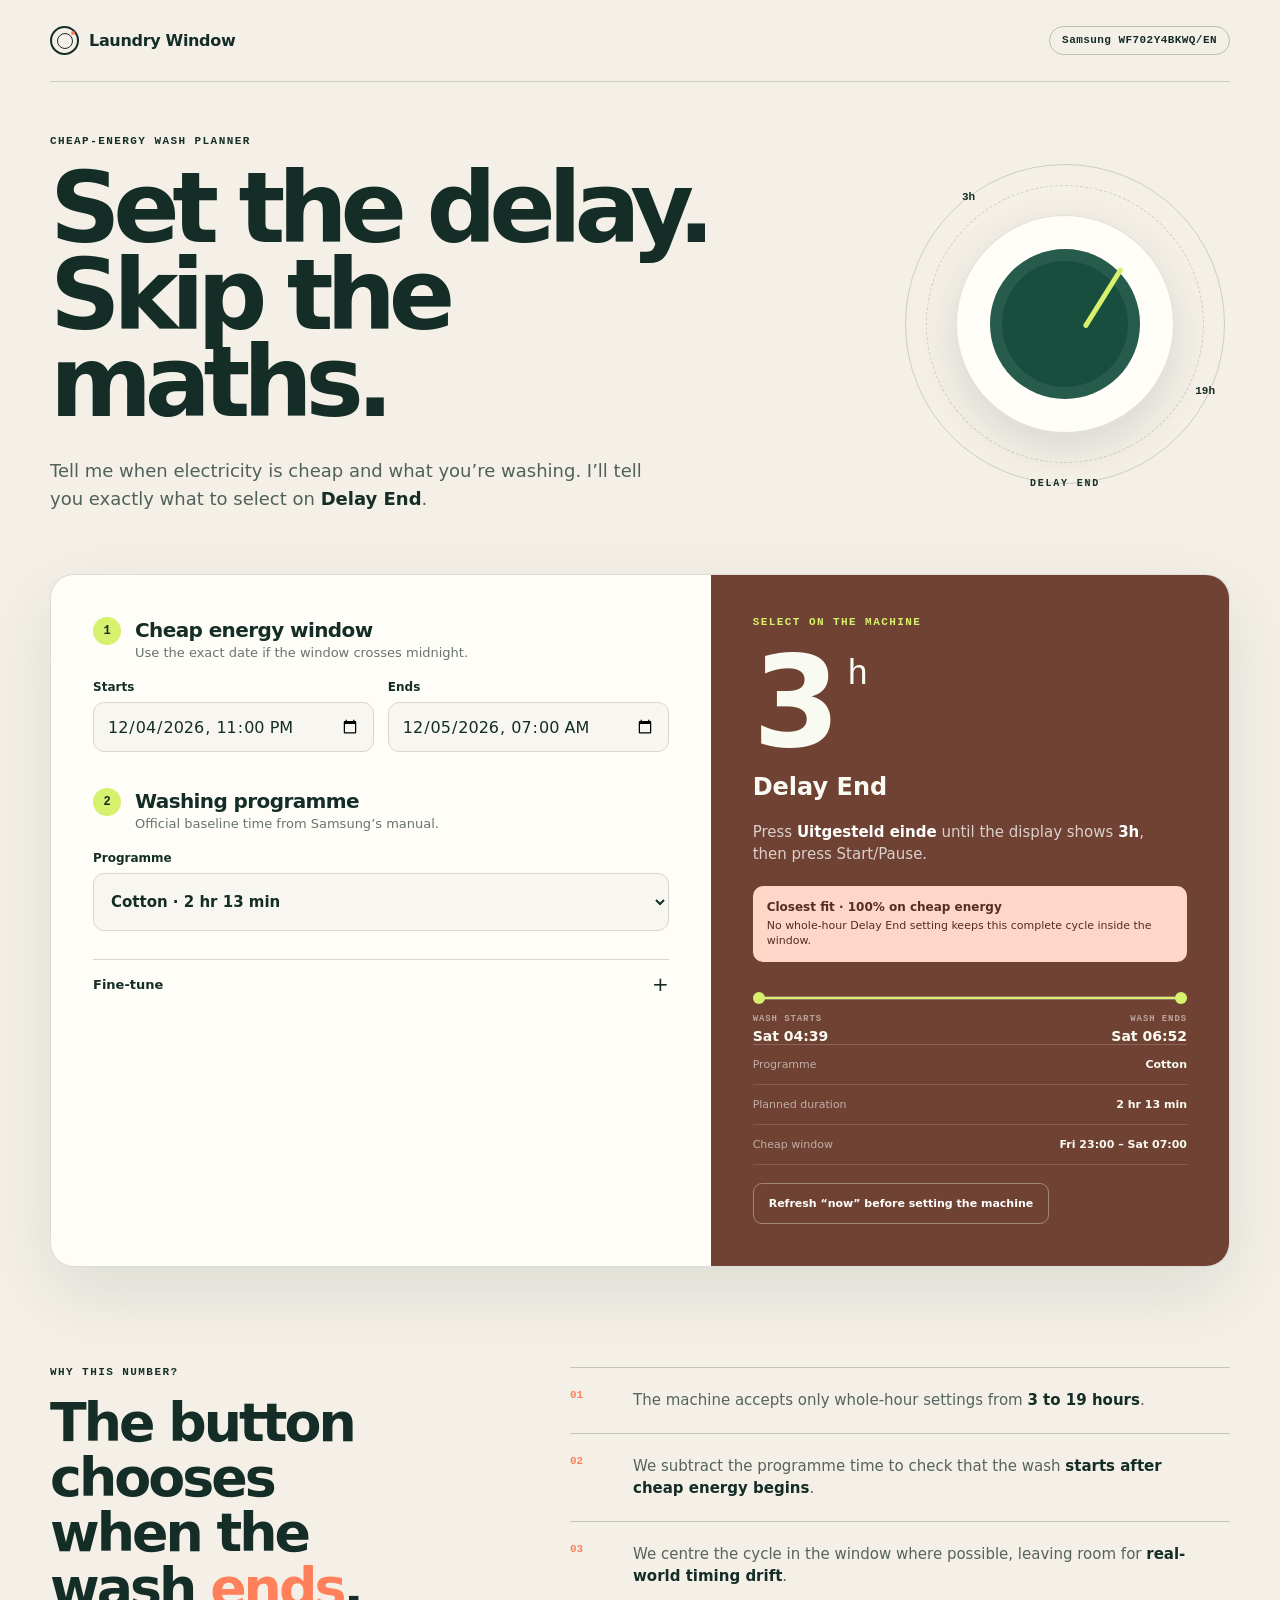
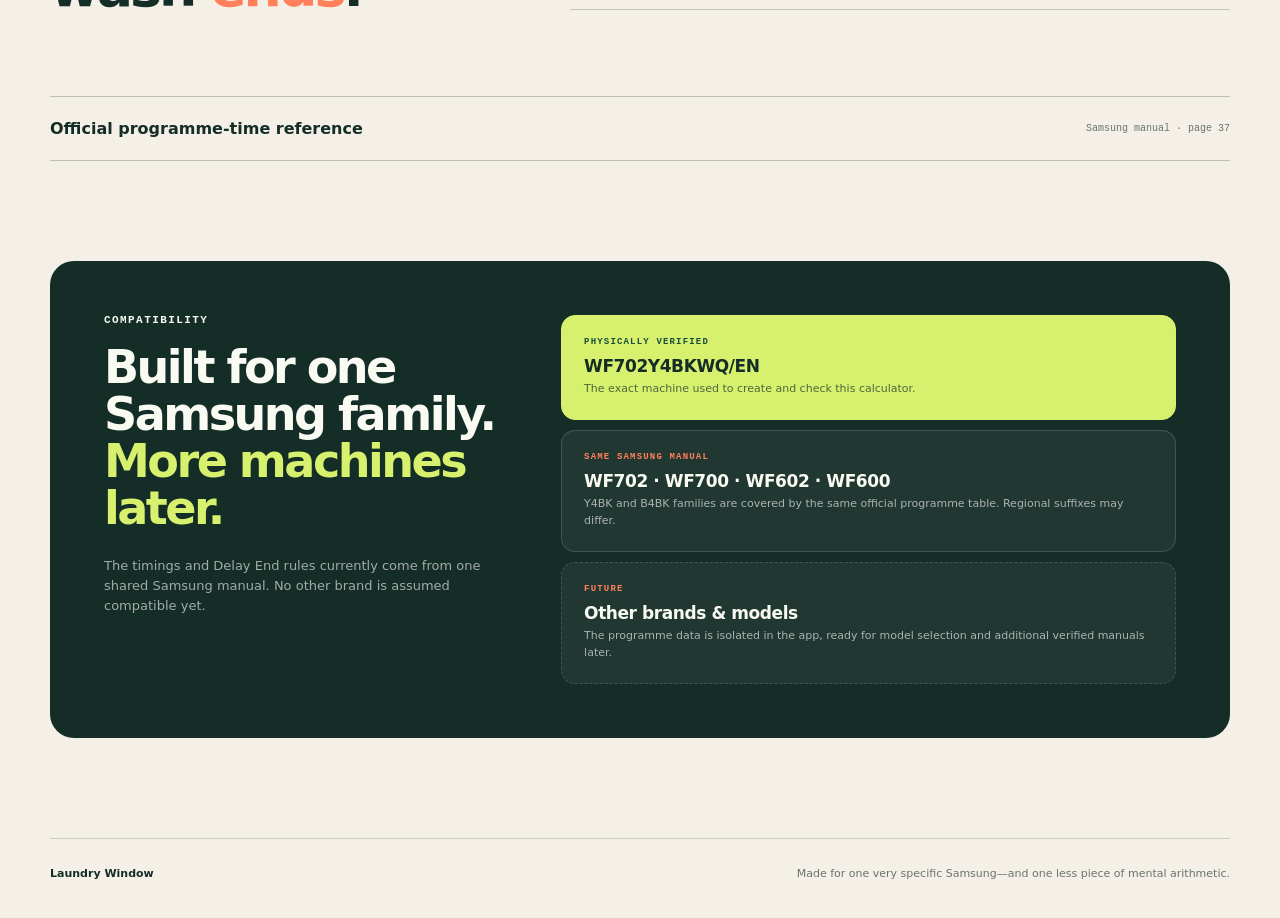
<file: index.html>
<!doctype html>
<html lang="en">
<head>
  <meta charset="utf-8">
  <meta name="viewport" content="width=device-width, initial-scale=1">
  <meta name="description" content="Calculate the Delay End setting for a Samsung WF702Y4BKWQ/EN washing machine.">
  <meta name="theme-color" content="#174e3e">
  <title>Laundry Window · Samsung Delay End calculator</title>
  <link rel="stylesheet" href="styles.css">
  <script src="app.js" defer></script>
</head>
<body>
  <main>
    <header class="site-header">
      <a class="brand" href="#top" aria-label="Laundry Window home">
        <span class="brand-mark" aria-hidden="true"><i></i></span>
        Laundry Window
      </a>
      <span class="model-chip">Samsung WF702Y4BKWQ/EN</span>
    </header>

    <section class="hero" id="top">
      <div class="hero-copy">
        <p class="eyebrow">CHEAP-ENERGY WASH PLANNER</p>
        <h1>Set the delay.<br>Skip the maths.</h1>
        <p class="intro">Tell me when electricity is cheap and what you’re washing. I’ll tell you exactly what to select on <strong>Delay End</strong>.</p>
      </div>
      <div class="dial-art" aria-hidden="true">
        <span class="dial-label dial-label-top">3h</span>
        <span class="dial-label dial-label-right">19h</span>
        <div class="dial-ring"><span></span></div>
        <small>DELAY END</small>
      </div>
    </section>

    <section class="planner" aria-label="Delay End calculator">
      <form class="input-panel" id="planner-form">
        <div class="step-heading">
          <span>1</span>
          <div><h2>Cheap energy window</h2><p>Use the exact date if the window crosses midnight.</p></div>
        </div>
        <div class="field-grid">
          <label><span>Starts</span><input id="cheap-start" type="datetime-local" required></label>
          <label><span>Ends</span><input id="cheap-end" type="datetime-local" required></label>
        </div>

        <div class="step-heading programme-heading">
          <span>2</span>
          <div><h2>Washing programme</h2><p>Official baseline time from Samsung’s manual.</p></div>
        </div>
        <label class="programme-select"><span>Programme</span><select id="programme"></select></label>

        <button class="advanced-toggle" id="advanced-toggle" type="button" aria-expanded="false">Fine-tune <span aria-hidden="true">+</span></button>
        <div class="advanced-panel" id="advanced-panel" hidden>
          <div class="advanced-title"><h3>Make it match your machine</h3><p>Optional—defaults already work.</p></div>
          <label>
            <span>Setting the machine at</span>
            <div class="input-with-button"><input id="planning-time" type="datetime-local"><button id="use-now" type="button">Now</button></div>
          </label>
          <div class="field-grid compact">
            <label>
              <span>Your measured programme time</span>
              <div class="suffix-input"><input id="measured-time" type="number" min="1" max="600"><em>min</em></div>
              <small id="measured-note">Saved on this device.</small>
            </label>
            <label>
              <span>Edge safety margin</span>
              <select id="safety-margin"><option value="0">No margin</option><option value="10">10 minutes</option><option value="15" selected>15 minutes</option><option value="30">30 minutes</option></select>
            </label>
          </div>
          <label class="check-row">
            <input id="prewash" type="checkbox">
            <span><strong>Add prewash</strong><small>Samsung says this adds about 18 minutes.</small></span>
          </label>
        </div>
      </form>

      <aside class="result-panel" id="result" aria-live="polite">
        <p class="result-kicker">SELECT ON THE MACHINE</p>
        <div id="result-content">
          <div class="empty-result"><div class="empty-dial" aria-hidden="true">—</div><h2>Ready when you are</h2><p>Choose a valid window to see the Delay End setting.</p></div>
        </div>
      </aside>
    </section>

    <section class="how-it-works">
      <div><p class="eyebrow">WHY THIS NUMBER?</p><h2>The button chooses when the wash <em>ends</em>.</h2></div>
      <ol>
        <li><span>01</span><p>The machine accepts only whole-hour settings from <strong>3 to 19 hours</strong>.</p></li>
        <li><span>02</span><p>We subtract the programme time to check that the wash <strong>starts after cheap energy begins</strong>.</p></li>
        <li><span>03</span><p>We centre the cycle in the window where possible, leaving room for <strong>real-world timing drift</strong>.</p></li>
      </ol>
    </section>

    <details class="programme-reference">
      <summary><span>Official programme-time reference</span><small>Samsung manual · page 37</small></summary>
      <div class="reference-grid" id="reference-grid"></div>
      <p>Quick wash can be selected at 15, 20, 30, 40, 50 or 60 minutes. Actual times can vary with water pressure and temperature, load, fabric and selected options. Intensive wash extends every cycle; use the measured-time field when you use it. <a class="source-link" href="https://www.samsung.com/nl/support/model.WF702Y4BKWQ_EN/" rel="noreferrer">Official Samsung support page</a>.</p>
    </details>

    <section class="compatibility-section" aria-labelledby="compatibility-heading">
      <div class="compatibility-intro">
        <p class="eyebrow">COMPATIBILITY</p>
        <h2 id="compatibility-heading">Built for one Samsung family.<br><em>More machines later.</em></h2>
        <p>The timings and Delay End rules currently come from one shared Samsung manual. No other brand is assumed compatible yet.</p>
      </div>
      <div class="compatibility-cards">
        <article class="compat-card verified-card">
          <span class="compat-status">PHYSICALLY VERIFIED</span>
          <h3>WF702Y4BKWQ/EN</h3>
          <p>The exact machine used to create and check this calculator.</p>
        </article>
        <article class="compat-card">
          <span class="compat-status">SAME SAMSUNG MANUAL</span>
          <h3>WF702 · WF700 · WF602 · WF600</h3>
          <p>Y4BK and B4BK families are covered by the same official programme table. Regional suffixes may differ.</p>
        </article>
        <article class="compat-card future-card">
          <span class="compat-status">FUTURE</span>
          <h3>Other brands &amp; models</h3>
          <p>The programme data is isolated in the app, ready for model selection and additional verified manuals later.</p>
        </article>
      </div>
    </section>

    <footer><span>Laundry Window</span><p>Made for one very specific Samsung—and one less piece of mental arithmetic.</p></footer>
  </main>
</body>
</html>
</file>
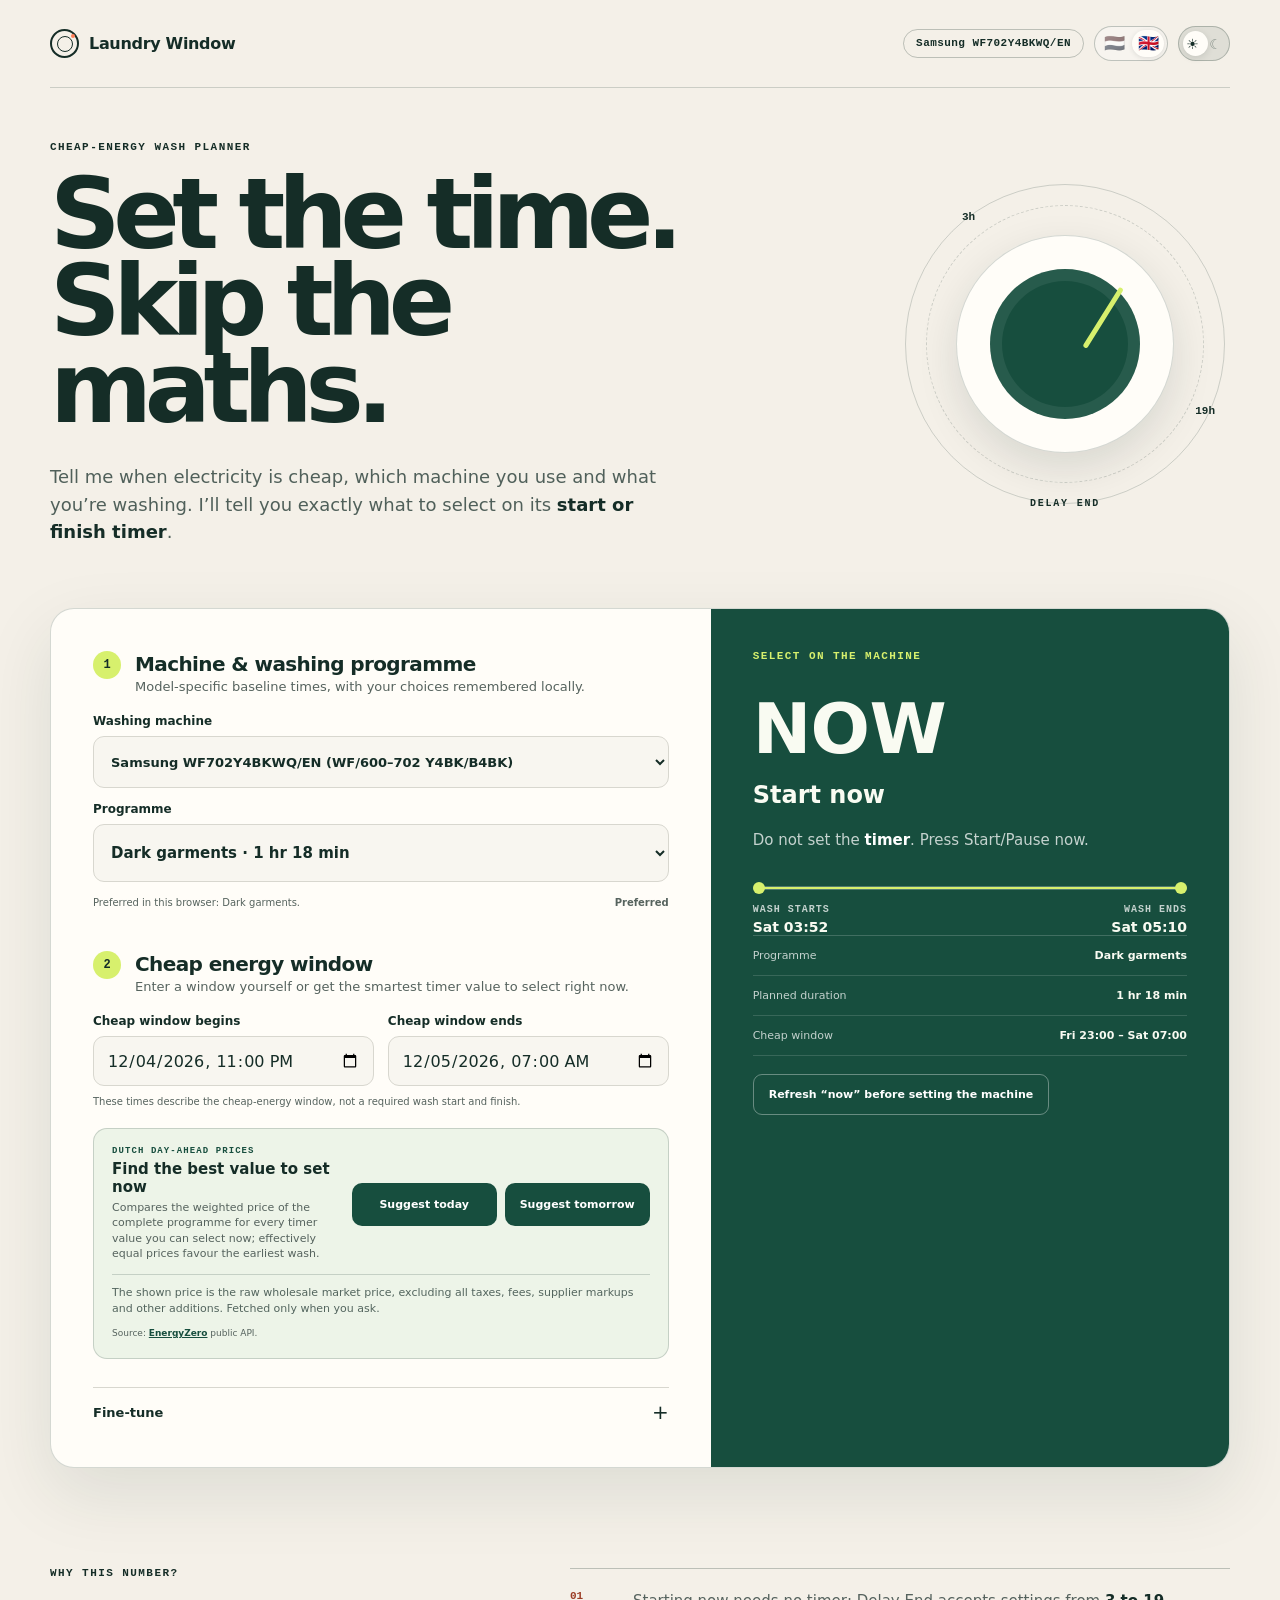
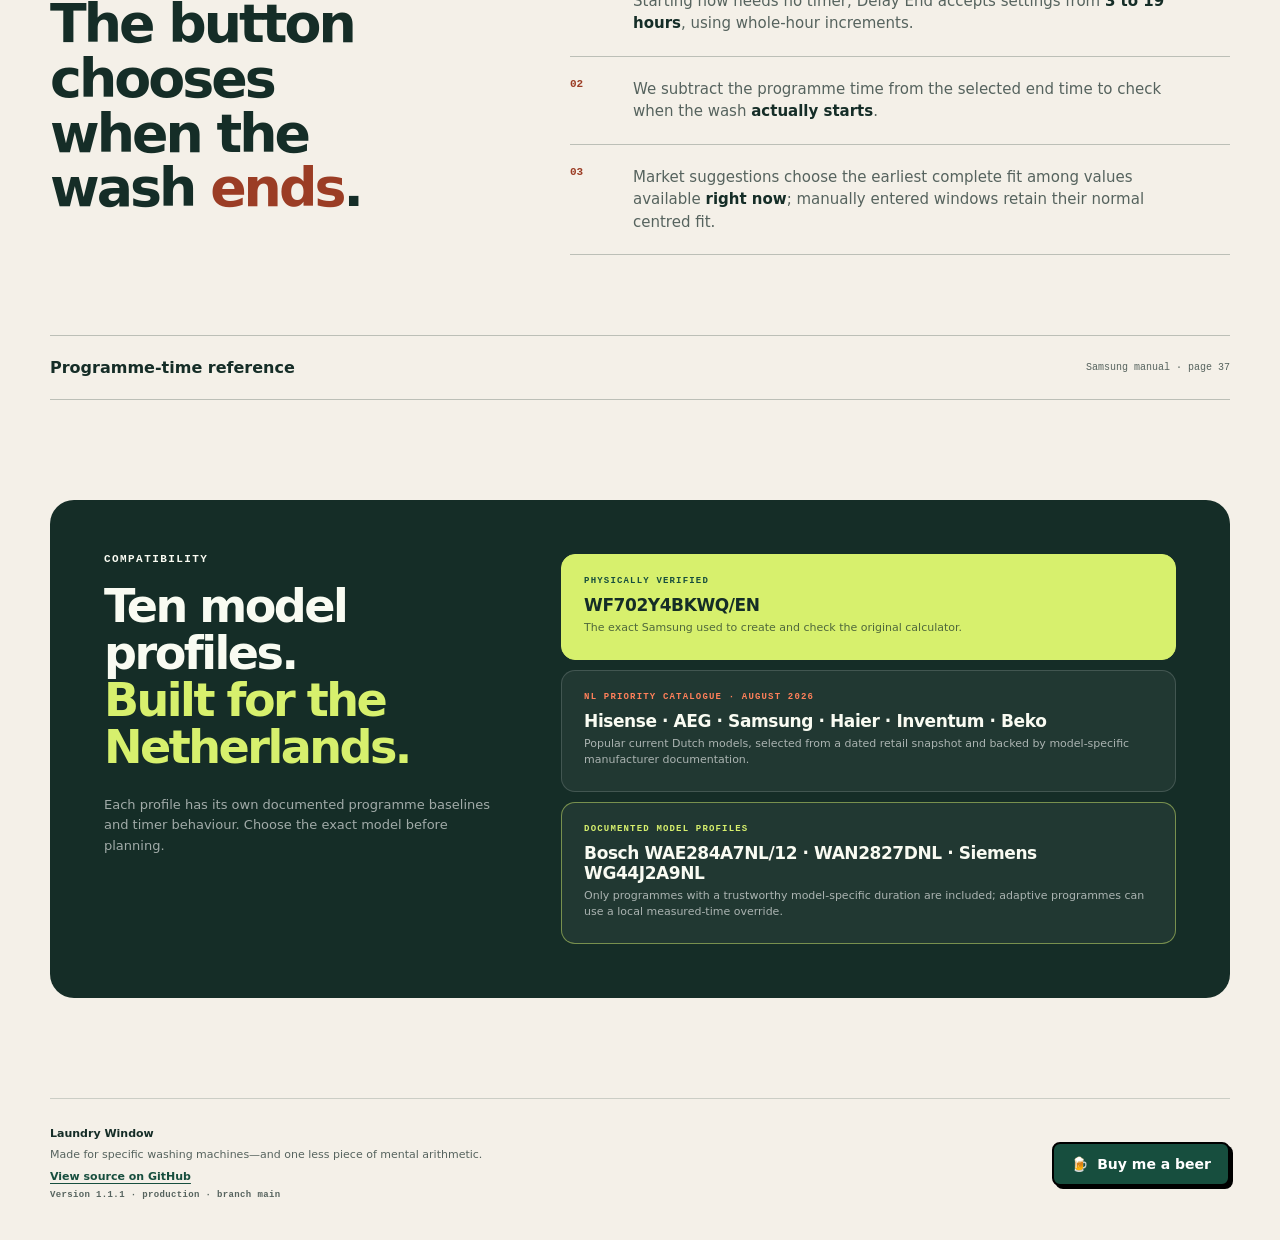
<file: html/index.html>
<!DOCTYPE html>
<html lang="en">
<head>
  <meta charset="utf-8">
  <meta name="viewport" content="width=device-width, initial-scale=1">
  <meta name="description" content="Calculate the start- or finish-timer setting for supported washing machines.">
  <meta name="theme-color" content="#174e3e">
  <title>Laundry Window · washing-machine timer</title>
  <link rel="icon" href="favicon.svg" type="image/svg+xml">
  <script src="theme.js"></script>
  <link rel="stylesheet" href="styles.css">
  <script src="i18n.js" defer></script>
  <script src="machines.js" defer></script>
  <script src="market-prices.js" defer></script>
  <script src="version.js" defer></script>
  <script src="app.js" defer></script>
</head>
<body>
  <main>
    <header class="site-header">
      <a class="brand" href="#top" aria-label="Laundry Window home" data-i18n-aria="homeLabel">
        <span class="brand-mark" aria-hidden="true"><i></i></span>
        Laundry Window
      </a>
      <div class="header-tools">
        <span class="model-chip" id="model-chip">Samsung WF702Y4BKWQ/EN</span>
        <div class="language-switch" role="group" aria-label="Language" data-i18n-aria="languageLabel"><button type="button" data-language="nl" aria-label="Nederlands" data-i18n-aria="dutchLabel">🇳🇱</button><button type="button" data-language="en" aria-label="English (UK)" data-i18n-aria="englishLabel">🇬🇧</button></div>
        <button class="theme-switch" id="theme-switch" type="button" aria-pressed="false" aria-label="Switch to dark mode">
          <span class="theme-icon theme-icon-sun" aria-hidden="true">☀</span>
          <span class="theme-icon theme-icon-moon" aria-hidden="true">☾</span>
          <span class="theme-switch-knob" aria-hidden="true"></span>
        </button>
      </div>
    </header>

    <section class="hero" id="top">
      <div class="hero-copy">
        <p class="eyebrow" data-i18n="heroEyebrow">CHEAP-ENERGY WASH PLANNER</p>
        <h1 data-i18n-html="heroTitle">Set the time.<br>Skip the maths.</h1>
        <p class="intro" data-i18n-html="heroIntro">Tell me when electricity is cheap, which machine you use and what you’re washing. I’ll tell you exactly what to select on its <strong>start or finish timer</strong>.</p>
      </div>
      <div class="dial-art" aria-hidden="true">
        <span class="dial-label dial-label-top">3h</span>
        <span class="dial-label dial-label-right">19h</span>
        <div class="dial-ring"><span></span></div>
        <small id="hero-timer-label">DELAY END</small>
      </div>
    </section>

    <section class="planner" aria-label="Washing-machine timer calculator" data-i18n-aria="plannerLabel">
      <div class="input-panel" id="planner-form">
        <div class="step-heading">
          <span>1</span>
          <div><h2 data-i18n="programHeading">Machine &amp; washing programme</h2><p data-i18n="programIntro">Model-specific baseline times, with your choices remembered locally.</p></div>
        </div>
        <label class="machine-select"><span data-i18n="machineLabel">Washing machine</span><select id="machine-profile"></select></label>
        <label class="programme-select"><span data-i18n="programLabel">Programme</span><select id="programme"></select></label>
        <div class="programme-preference">
          <span id="preferred-programme-label"></span>
          <button id="set-preferred-programme" type="button">Make selected preferred</button>
        </div>

        <div class="step-heading programme-heading">
          <span>2</span>
          <div><h2 data-i18n="windowHeading">Cheap energy window</h2><p data-i18n="windowIntro">Enter it yourself or ask for the cheapest available fit.</p></div>
        </div>
        <div class="field-grid">
          <label><span data-i18n="starts">Cheap window begins</span><input id="cheap-start" type="datetime-local" required></label>
          <label><span data-i18n="ends">Cheap window ends</span><input id="cheap-end" type="datetime-local" required></label>
        </div>
        <p class="window-context" id="window-context"></p>

        <div class="market-suggestion">
          <div class="market-heading">
            <span data-i18n="marketEyebrow">DUTCH DAY-AHEAD PRICES</span>
            <strong data-i18n="marketHeading">Find the cheapest fit</strong>
            <p data-i18n="marketIntro">Compares every valid timer setting for this programme.</p>
          </div>
          <div class="market-actions" role="group" aria-label="Choose a price day" data-i18n-aria="marketDayLabel">
            <button id="suggest-today" type="button" data-suggest-day="0" data-i18n="suggestToday">Suggest today</button>
            <button id="suggest-tomorrow" type="button" data-suggest-day="1" data-i18n="suggestTomorrow">Suggest tomorrow</button>
          </div>
          <p class="market-status" id="market-status" aria-live="polite" data-i18n="marketDefault">The shown price is the raw wholesale market price, excluding all taxes, fees, supplier markups and other additions. Fetched only when you ask.</p>
          <small data-i18n-html="marketSource">Source: <a href="https://www.energyzero.nl/actuele-prijzen" rel="noreferrer">EnergyZero</a> public API.</small>
        </div>

        <button class="advanced-toggle" id="advanced-toggle" type="button" aria-expanded="false"><b data-i18n="fineTune">Fine-tune</b> <span aria-hidden="true">+</span></button>
        <div class="advanced-panel" id="advanced-panel" hidden>
          <div class="advanced-title"><h3 data-i18n="tuneHeading">Make it match your machine</h3><p data-i18n="tuneIntro">Optional—defaults already work.</p></div>
          <div>
            <label for="planning-time">
            <span data-i18n="settingAt">Setting the machine at</span>
            </label>
            <div class="input-with-button"><input id="planning-time" type="datetime-local"><button id="use-now" type="button" data-i18n="now">Now</button></div>
          </div>
          <div class="field-grid compact">
            <div>
              <label for="measured-time">
              <span data-i18n="measured">Your measured programme time</span>
              </label>
              <div class="suffix-input"><input id="measured-time" type="number" min="1" max="600"><em>min</em></div>
              <small id="measured-note" data-i18n="savedDevice">Saved on this device.</small>
            </div>
            <label>
              <span data-i18n="margin">Edge safety margin</span>
              <select id="safety-margin"><option value="0" data-i18n="noMargin" selected>No margin</option><option value="10">10 minutes</option><option value="15">15 minutes</option><option value="30">30 minutes</option></select>
            </label>
          </div>
          <label class="check-row" id="prewash-row">
            <input id="prewash" type="checkbox">
            <span><strong data-i18n="addPrewash">Add prewash</strong><small data-i18n="prewashNote">Samsung says this adds about 18 minutes.</small></span>
          </label>
        </div>
      </div>

      <aside class="result-panel" id="result" aria-live="polite">
        <p class="result-kicker" data-i18n="selectMachine">SELECT ON THE MACHINE</p>
        <div id="result-content">
          <div class="empty-result"><div class="empty-dial" aria-hidden="true">—</div><h2 data-i18n="readyHeading">Ready when you are</h2><p data-i18n="readyText">Choose a valid window to see the timer setting.</p></div>
        </div>
      </aside>
    </section>

    <section class="how-it-works">
      <div><p class="eyebrow" data-i18n="whyEyebrow">WHY THIS NUMBER?</p><h2 id="why-title">The button chooses when the wash <em>ends</em>.</h2></div>
      <ol>
        <li><span>01</span><p id="why-range">Starting now needs no timer; Delay End accepts settings from <strong>3 to 19 hours</strong>.</p></li>
        <li><span>02</span><p id="why-semantics">We subtract the programme time to check that the wash <strong>starts after cheap energy begins</strong>.</p></li>
        <li><span>03</span><p data-i18n-html="why3">We centre the cycle in the window where possible, leaving room for <strong>real-world timing drift</strong>.</p></li>
      </ol>
    </section>

    <details class="programme-reference">
      <summary><span data-i18n="reference">Programme-time reference</span><small id="manual-page">Samsung manual · page 37</small></summary>
      <div class="reference-grid" id="reference-grid"></div>
      <p id="reference-text"></p>
    </details>

    <section class="compatibility-section" aria-labelledby="compatibility-heading">
      <div class="compatibility-intro">
        <p class="eyebrow" data-i18n="compatibility">COMPATIBILITY</p>
        <h2 id="compatibility-heading" data-i18n-html="compatibilityTitle">Ten model profiles.<br><em>Built for the Netherlands.</em></h2>
        <p data-i18n="compatibilityIntro">Each profile has its own documented programme baselines and timer behaviour. Choose the exact model before planning.</p>
      </div>
      <div class="compatibility-cards">
        <article class="compat-card verified-card">
          <span class="compat-status" data-i18n="verified">PHYSICALLY VERIFIED</span>
          <h3>WF702Y4BKWQ/EN</h3>
          <p data-i18n="exactMachine">The exact machine used to create and check this calculator.</p>
        </article>
        <article class="compat-card catalogue-card">
          <span class="compat-status" data-i18n="nlCatalogue">NL PRIORITY CATALOGUE · AUGUST 2026</span>
          <h3>Hisense · AEG · Samsung · Haier · Inventum · Beko</h3>
          <p data-i18n="catalogueText">Popular current Dutch models, selected from a dated retail snapshot and backed by model-specific manufacturer documentation.</p>
        </article>
        <article class="compat-card bosch-card">
          <span class="compat-status" data-i18n="documentedProfiles">DOCUMENTED MODEL PROFILES</span>
          <h3>Bosch WAE284A7NL/12 · WAN2827DNL · Siemens WG44J2A9NL</h3>
          <p data-i18n="profilePolicy">Only programmes with a trustworthy model-specific duration are included; adaptive programmes can use a local measured-time override.</p>
        </article>
      </div>
    </section>

    <footer>
      <div class="footer-copy">
        <span>Laundry Window</span>
        <p data-i18n="footerText">Made for specific washing machines—and one less piece of mental arithmetic.</p>
        <a class="footer-repo" href="https://github.com/roelsroels/laundry-window" rel="noreferrer" data-i18n="githubRepo">View source on GitHub</a>
        <span class="footer-version" id="build-version">Version 1.0.1 · production · branch main</span>
      </div>
      <div class="footer-support">
        <a class="support-button" href="https://buymeacoffee.com/roels" rel="noreferrer"><span aria-hidden="true">🍺</span> Buy me a beer</a>
      </div>
    </footer>
  </main>
</body>
</html>
</file>
<file: styles.css>
:root {
  --font-geist-sans: Inter, ui-sans-serif, system-ui, -apple-system, BlinkMacSystemFont, "Segoe UI", sans-serif;
  --font-geist-mono: "SFMono-Regular", Consolas, "Liberation Mono", monospace;
  --paper: #f4f0e8;
  --card: #fffdf8;
  --ink: #152d27;
  --muted: #69736e;
  --line: #d8d7cf;
  --green: #174e3e;
  --lime: #d7f06d;
  --orange: #ff805a;
  --warning: #ffd7c8;
}

* { box-sizing: border-box; }
html { scroll-behavior: smooth; }
body { margin: 0; background: var(--paper); color: var(--ink); font-family: var(--font-geist-sans), Arial, sans-serif; }
button, input, select { font: inherit; }
button, select { cursor: pointer; }
main { min-height: 100vh; overflow: hidden; }

.site-header { width: min(1180px, calc(100% - 40px)); margin: 0 auto; padding: 26px 0; display: flex; align-items: center; justify-content: space-between; border-bottom: 1px solid rgba(21,45,39,.18); }
.brand { color: var(--ink); text-decoration: none; font-weight: 750; display: inline-flex; align-items: center; gap: 10px; letter-spacing: -.02em; }
.brand-mark { width: 29px; height: 29px; border: 2px solid currentColor; border-radius: 50%; display: grid; place-items: center; }
.brand-mark::before { content: ""; width: 14px; height: 14px; border: 1.5px solid currentColor; border-radius: 50%; }
.brand-mark i { position: absolute; width: 4px; height: 4px; background: var(--orange); border-radius: 50%; transform: translate(8px,-8px); }
.model-chip { padding: 8px 12px; border: 1px solid rgba(21,45,39,.25); border-radius: 999px; font: 600 11px/1 var(--font-geist-mono), monospace; letter-spacing: .04em; }

.hero { width: min(1180px, calc(100% - 40px)); min-height: 400px; margin: 0 auto; display: grid; grid-template-columns: 1fr 420px; align-items: center; gap: 60px; padding: 54px 0 62px; }
.eyebrow, .result-kicker { margin: 0 0 18px; font: 700 11px/1 var(--font-geist-mono), monospace; letter-spacing: .13em; }
.hero h1 { margin: 0; max-width: 760px; font-size: clamp(54px, 8vw, 98px); line-height: .89; letter-spacing: -.075em; font-weight: 680; }
.intro { max-width: 610px; margin: 30px 0 0; color: #50605a; font-size: 18px; line-height: 1.55; }
.intro strong { color: var(--ink); }
.dial-art { justify-self: end; width: 330px; height: 330px; position: relative; display: grid; place-items: center; }
.dial-art::before, .dial-art::after { content: ""; position: absolute; border-radius: 50%; border: 1px solid rgba(21,45,39,.18); }
.dial-art::before { inset: 5px; }
.dial-art::after { inset: 26px; border-style: dashed; }
.dial-ring { width: 218px; height: 218px; border-radius: 50%; background: var(--card); box-shadow: 0 15px 40px rgba(21,45,39,.12), inset 0 0 0 1px rgba(21,45,39,.13); display: grid; place-items: center; }
.dial-ring::before { content: ""; width: 150px; height: 150px; border-radius: 50%; background: var(--green); box-shadow: inset 0 0 0 12px rgba(255,255,255,.07); }
.dial-ring span { position: absolute; width: 5px; height: 70px; border-radius: 8px; background: var(--lime); transform: translateY(-37px) rotate(32deg); transform-origin: 50% 106px; }
.dial-art small { position: absolute; bottom: 0; font: 700 10px var(--font-geist-mono), monospace; letter-spacing: .18em; }
.dial-label { position: absolute; font: 600 11px var(--font-geist-mono), monospace; }
.dial-label-top { top: 32px; left: 62px; }
.dial-label-right { right: 15px; bottom: 92px; }

.planner { width: min(1180px, calc(100% - 40px)); margin: 0 auto 100px; display: grid; grid-template-columns: minmax(0, 1.12fr) minmax(370px, .88fr); background: var(--card); border: 1px solid rgba(21,45,39,.15); border-radius: 24px; box-shadow: 0 25px 70px rgba(21,45,39,.10); overflow: hidden; }
.input-panel { padding: 42px; }
.step-heading { display: flex; align-items: flex-start; gap: 14px; margin-bottom: 20px; }
.step-heading > span { width: 28px; height: 28px; flex: 0 0 auto; border-radius: 50%; background: var(--lime); display: grid; place-items: center; font: 700 12px var(--font-geist-mono), monospace; }
.step-heading h2 { margin: 1px 0 3px; font-size: 20px; letter-spacing: -.03em; }
.step-heading p { margin: 0; color: var(--muted); font-size: 13px; }
.programme-heading { margin-top: 36px; }
.field-grid { display: grid; grid-template-columns: 1fr 1fr; gap: 14px; }
label > span, .programme-select > span { display: block; margin-bottom: 8px; font-size: 12px; font-weight: 700; }
input, select { width: 100%; min-height: 50px; color: var(--ink); background: #f8f6f0; border: 1px solid var(--line); border-radius: 11px; padding: 0 13px; outline: none; transition: border-color .2s, box-shadow .2s; }
input:focus, select:focus { border-color: var(--green); box-shadow: 0 0 0 3px rgba(23,78,62,.12); }
.programme-select { display: block; }
.programme-select select { min-height: 58px; font-weight: 650; font-size: 15px; }
.advanced-toggle { width: 100%; margin-top: 28px; padding: 17px 0 5px; display: flex; justify-content: space-between; color: var(--ink); background: transparent; border: 0; border-top: 1px solid var(--line); font-size: 13px; font-weight: 700; text-align: left; }
.advanced-toggle span { font-size: 20px; line-height: .7; font-weight: 400; }
.advanced-panel { margin-top: 14px; padding: 22px; border-radius: 14px; background: #eeece4; display: grid; gap: 20px; }
.advanced-title h3 { margin: 0 0 3px; font-size: 15px; }
.advanced-title p { margin: 0; color: var(--muted); font-size: 12px; }
.input-with-button { display: grid; grid-template-columns: 1fr auto; gap: 8px; }
.input-with-button button { padding: 0 17px; border: 1px solid var(--green); color: var(--green); background: transparent; border-radius: 10px; font-size: 12px; font-weight: 700; }
.compact label small { display: block; color: var(--muted); margin-top: 6px; font-size: 10px; line-height: 1.35; }
.suffix-input { position: relative; }
.suffix-input input { padding-right: 48px; }
.suffix-input em { position: absolute; right: 14px; top: 17px; color: var(--muted); font: normal 11px var(--font-geist-mono), monospace; }
.check-row { display: flex; gap: 10px; align-items: flex-start; }
.check-row input { width: 18px; min-height: 18px; margin-top: 1px; accent-color: var(--green); }
.check-row > span { margin: 0; }
.check-row strong, .check-row small { display: block; }
.check-row strong { font-size: 12px; }
.check-row small { margin-top: 3px; color: var(--muted); font-size: 10px; }

.result-panel { min-height: 640px; padding: 42px; color: #f9fbf2; background: var(--green); display: flex; flex-direction: column; }
.result-panel.result-warning { background: #704233; }
.result-kicker { color: var(--lime); }
.delay-readout { margin: 8px 0 0; display: flex; align-items: flex-start; letter-spacing: -.07em; }
.delay-readout strong { font-size: 126px; line-height: .78; font-weight: 670; }
.delay-readout span { margin: 4px 0 0 8px; font: 500 35px/1 var(--font-geist-mono), monospace; }
.result-panel > h2 { margin: 6px 0 17px; font-size: 28px; letter-spacing: -.04em; }
.instruction { margin: 0; max-width: 420px; color: rgba(255,255,255,.75); font-size: 15px; line-height: 1.5; }
.instruction strong { color: white; }
.warning-box { margin: 20px 0 0; padding: 14px; background: var(--warning); color: #542e22; border-radius: 10px; display: grid; gap: 4px; }
.warning-box strong { font-size: 12px; }
.warning-box span { font-size: 11px; line-height: 1.4; }
.timeline { margin-top: 34px; }
.timeline-track { height: 4px; background: rgba(255,255,255,.25); border-radius: 5px; position: relative; }
.timeline-track::before, .timeline-track::after { content: ""; position: absolute; top: -4px; width: 12px; height: 12px; background: var(--lime); border-radius: 50%; }
.timeline-track::before { left: 0; }.timeline-track::after { right: 0; }
.timeline-track span { position: absolute; left: 8px; right: 8px; top: 1px; height: 2px; background: var(--lime); }
.timeline-labels { display: flex; justify-content: space-between; margin-top: 14px; }
.timeline-labels > span { display: grid; gap: 4px; }
.timeline-labels > span:last-child { text-align: right; }
.timeline-labels small { color: rgba(255,255,255,.52); font: 700 9px var(--font-geist-mono), monospace; letter-spacing: .1em; }
.timeline-labels strong { font-size: 14px; }
.summary-list { margin: auto 0 0; border-top: 1px solid rgba(255,255,255,.18); }
.summary-list div { display: flex; justify-content: space-between; gap: 20px; padding: 13px 0; border-bottom: 1px solid rgba(255,255,255,.14); }
.summary-list dt { color: rgba(255,255,255,.57); font-size: 11px; }
.summary-list dd { margin: 0; text-align: right; font-size: 11px; font-weight: 650; }
.refresh-button { margin-top: 18px; padding: 13px 15px; border: 1px solid rgba(255,255,255,.35); border-radius: 9px; background: transparent; color: white; font-size: 11px; font-weight: 700; }
.refresh-button:hover { background: rgba(255,255,255,.08); }
.empty-result { margin: auto 0; text-align: center; }
.empty-dial { width: 170px; height: 170px; margin: 0 auto 28px; border: 1px dashed rgba(255,255,255,.4); border-radius: 50%; display: grid; place-items: center; color: var(--lime); font-size: 50px; }
.empty-result h2 { margin: 0 0 9px; font-size: 25px; }
.empty-result p { margin: 0 auto; max-width: 320px; color: rgba(255,255,255,.65); font-size: 13px; line-height: 1.5; }

.how-it-works { width: min(1180px, calc(100% - 40px)); margin: 0 auto 80px; display: grid; grid-template-columns: .8fr 1.2fr; gap: 80px; }
.how-it-works h2 { margin: 0; max-width: 390px; font-size: clamp(32px, 4.2vw, 54px); line-height: 1.02; letter-spacing: -.055em; }
.how-it-works h2 em { color: var(--orange); font-style: normal; }
.how-it-works ol { list-style: none; padding: 0; margin: 0; border-top: 1px solid rgba(21,45,39,.22); }
.how-it-works li { display: grid; grid-template-columns: 45px 1fr; gap: 18px; padding: 21px 0; border-bottom: 1px solid rgba(21,45,39,.22); }
.how-it-works li > span { color: var(--orange); font: 700 11px var(--font-geist-mono), monospace; }
.how-it-works li p { margin: 0; max-width: 560px; color: #56635e; font-size: 15px; line-height: 1.5; }
.how-it-works li strong { color: var(--ink); }

.programme-reference { width: min(1180px, calc(100% - 40px)); margin: 0 auto 100px; border-top: 1px solid rgba(21,45,39,.25); border-bottom: 1px solid rgba(21,45,39,.25); }
.programme-reference summary { padding: 22px 0; display: flex; justify-content: space-between; align-items: center; cursor: pointer; list-style: none; font-weight: 700; }
.programme-reference summary::-webkit-details-marker { display: none; }
.programme-reference summary small { color: var(--muted); font: 500 10px var(--font-geist-mono), monospace; }
.reference-grid { display: grid; grid-template-columns: repeat(3, 1fr); border-top: 1px solid rgba(21,45,39,.16); }
.reference-grid div { padding: 13px 12px 13px 0; display: flex; justify-content: space-between; border-bottom: 1px solid rgba(21,45,39,.1); font-size: 12px; }
.reference-grid div:nth-child(3n+2) { padding-left: 12px; border-left: 1px solid rgba(21,45,39,.1); }
.reference-grid div:nth-child(3n) { padding-left: 12px; border-left: 1px solid rgba(21,45,39,.1); }
.programme-reference > p { max-width: 850px; margin: 20px 0 24px; color: var(--muted); font-size: 12px; line-height: 1.55; }

.compatibility-section { width: min(1180px, calc(100% - 40px)); margin: 0 auto 100px; padding: 54px; border-radius: 24px; color: #f9fbf2; background: var(--ink); display: grid; grid-template-columns: .78fr 1.22fr; gap: 64px; }
.compatibility-intro h2 { margin: 0; font-size: clamp(30px, 3.6vw, 48px); line-height: 1.02; letter-spacing: -.055em; }
.compatibility-intro h2 em { color: var(--lime); font-style: normal; }
.compatibility-intro > p:last-child { margin: 24px 0 0; color: rgba(255,255,255,.6); font-size: 13px; line-height: 1.55; }
.compatibility-cards { display: grid; gap: 10px; }
.compat-card { padding: 22px; border: 1px solid rgba(255,255,255,.15); border-radius: 14px; background: rgba(255,255,255,.055); }
.compat-card.verified-card { color: var(--ink); background: var(--lime); border-color: var(--lime); }
.compat-card.future-card { border-style: dashed; }
.compat-status { display: block; margin-bottom: 9px; color: var(--orange); font: 700 9px/1 var(--font-geist-mono), monospace; letter-spacing: .13em; }
.verified-card .compat-status { color: var(--green); }
.compat-card h3 { margin: 0 0 5px; font-size: 17px; letter-spacing: -.025em; }
.compat-card p { margin: 0; color: rgba(255,255,255,.62); font-size: 11px; line-height: 1.5; }
.verified-card p { color: rgba(21,45,39,.7); }

footer { width: min(1180px, calc(100% - 40px)); margin: 0 auto; padding: 28px 0 38px; border-top: 1px solid rgba(21,45,39,.18); display: flex; justify-content: space-between; gap: 20px; font-size: 11px; }
footer span { font-weight: 750; } footer p { margin: 0; color: var(--muted); }

@media (max-width: 900px) {
  .hero { grid-template-columns: 1fr 280px; }.dial-art { width: 260px; height: 260px; transform: scale(.9); }
  .planner { grid-template-columns: 1fr; }.result-panel { min-height: 610px; }
  .how-it-works, .compatibility-section { grid-template-columns: 1fr; gap: 40px; }
}

@media (max-width: 680px) {
  .site-header, .hero, .planner, .how-it-works, .programme-reference, .compatibility-section, footer { width: min(100% - 28px, 1180px); }
  .site-header { padding: 18px 0; }.model-chip { display: none; }
  .hero { min-height: auto; grid-template-columns: 1fr; padding: 46px 0; }.hero h1 { font-size: 58px; }.intro { font-size: 16px; margin-top: 24px; }.dial-art { display: none; }
  .planner { border-radius: 17px; margin-bottom: 70px; }.input-panel, .result-panel { padding: 27px 22px; }.field-grid { grid-template-columns: 1fr; }.programme-heading { margin-top: 30px; }
  .result-panel { min-height: 600px; }.delay-readout strong { font-size: 110px; }
  .how-it-works { margin-bottom: 60px; }.how-it-works h2 { font-size: 38px; }
  .reference-grid { grid-template-columns: 1fr; }.reference-grid div:nth-child(n) { padding-left: 0; border-left: 0; }
  .programme-reference summary { align-items: flex-start; gap: 10px; }.programme-reference summary small { text-align: right; }
  .compatibility-section { padding: 30px 22px; border-radius: 17px; margin-bottom: 70px; }.compatibility-intro h2 { font-size: 36px; }
  footer { display: block; }footer p { margin-top: 7px; line-height: 1.5; }
}

@media (prefers-reduced-motion: reduce) { html { scroll-behavior: auto; } }

[hidden] { display: none !important; }
.source-link { color: var(--green); font-weight: 700; }
.result-panel .source-link { color: var(--lime); }
.manual-error { margin-top: 18px; padding: 14px; border-radius: 10px; background: var(--warning); color: #542e22; font-size: 12px; line-height: 1.45; }
</file>
<file: html/styles.css>
:root {
  color-scheme: light;
  --font-geist-sans: Inter, ui-sans-serif, system-ui, -apple-system, BlinkMacSystemFont, "Segoe UI", sans-serif;
  --font-geist-mono: "SFMono-Regular", Consolas, "Liberation Mono", monospace;
  --paper: #f4f0e8;
  --card: #fffdf8;
  --ink: #152d27;
  --muted: #56635e;
  --line: #d8d7cf;
  --green: #174e3e;
  --green-hover: #0f3e31;
  --link: #174e3e;
  --lime: #d7f06d;
  --orange: #ff805a;
  --orange-text: #9b3d25;
  --warning: #ffd7c8;
  --warning-ink: #542e22;
  --field: #f8f6f0;
  --advanced: #eeece4;
  --market: #edf4e8;
  --copy: #50605a;
  --copy-secondary: #56635e;
  --market-copy: #53655e;
  --danger: #8b3c29;
  --result: #174e3e;
  --result-warning: #704233;
  --compatibility: #152d27;
  --border-soft: rgba(21,45,39,.18);
  --border-medium: rgba(21,45,39,.25);
  --border-faint: rgba(21,45,39,.1);
  --glass: rgba(255,255,255,.3);
  --focus-ring: rgba(23,78,62,.12);
  --shadow-soft: rgba(21,45,39,.12);
  --shadow-panel: rgba(21,45,39,.10);
  --switch-track: rgba(21,45,39,.09);
  --switch-knob: #fffdf8;
}

:root[data-theme="dark"] {
  color-scheme: dark;
  --paper: #0f1815;
  --card: #17231f;
  --ink: #edf4eb;
  --muted: #a4b0aa;
  --line: #3b4a44;
  --green: #2d8064;
  --green-hover: #369675;
  --link: #8cd7b8;
  --orange-text: #ff9b7d;
  --warning: #5f3429;
  --warning-ink: #ffe2d7;
  --field: #1d2b26;
  --advanced: #202e29;
  --market: #192e27;
  --copy: #b8c4be;
  --copy-secondary: #b1bdb7;
  --market-copy: #afbbb5;
  --danger: #ff9b7d;
  --result: #15513f;
  --result-warning: #623a30;
  --compatibility: #0a2520;
  --border-soft: rgba(223,241,232,.17);
  --border-medium: rgba(223,241,232,.25);
  --border-faint: rgba(223,241,232,.10);
  --glass: rgba(255,255,255,.06);
  --focus-ring: rgba(140,215,184,.18);
  --shadow-soft: rgba(0,0,0,.32);
  --shadow-panel: rgba(0,0,0,.28);
  --switch-track: rgba(255,255,255,.08);
  --switch-knob: #d7f06d;
}

* { box-sizing: border-box; }
html { scroll-behavior: smooth; }
body { margin: 0; background: var(--paper); color: var(--ink); font-family: var(--font-geist-sans), Arial, sans-serif; transition: background-color .2s, color .2s; }
button, input, select { font: inherit; }
button, select { cursor: pointer; }
main { min-height: 100vh; overflow: hidden; }

.site-header { width: min(1180px, calc(100% - 40px)); margin: 0 auto; padding: 26px 0; display: flex; align-items: center; justify-content: space-between; border-bottom: 1px solid var(--border-soft); }
.brand { color: var(--ink); text-decoration: none; font-weight: 750; display: inline-flex; align-items: center; gap: 10px; letter-spacing: -.02em; }
.brand-mark { width: 29px; height: 29px; border: 2px solid currentColor; border-radius: 50%; display: grid; place-items: center; }
.brand-mark::before { content: ""; width: 14px; height: 14px; border: 1.5px solid currentColor; border-radius: 50%; }
.brand-mark i { position: absolute; width: 4px; height: 4px; background: var(--orange); border-radius: 50%; transform: translate(8px,-8px); }
.model-chip { padding: 8px 12px; border: 1px solid var(--border-medium); border-radius: 999px; font: 600 11px/1 var(--font-geist-mono), monospace; letter-spacing: .04em; }
.header-tools { display: flex; align-items: center; gap: 10px; }
.language-switch { display: flex; padding: 3px; gap: 2px; border: 1px solid var(--border-medium); border-radius: 999px; background: var(--glass); }
.language-switch button { width: 32px; height: 27px; padding: 0; border: 0; border-radius: 999px; background: transparent; filter: grayscale(.75); opacity: .62; font-size: 17px; line-height: 1; }
.language-switch button.active { background: var(--card); box-shadow: 0 1px 5px var(--shadow-soft); filter: none; opacity: 1; }
.theme-switch { width: 52px; height: 35px; padding: 3px; position: relative; display: flex; align-items: center; justify-content: space-between; border: 1px solid var(--border-medium); border-radius: 999px; color: var(--ink); background: var(--switch-track); }
.theme-switch:focus-visible { outline: 3px solid var(--focus-ring); outline-offset: 2px; }
.theme-icon { width: 21px; position: relative; z-index: 1; text-align: center; font-size: 14px; line-height: 1; transition: opacity .2s; }
.theme-icon-moon { opacity: .42; }
.theme-switch-knob { width: 25px; height: 25px; position: absolute; top: 4px; left: 4px; z-index: 0; border-radius: 50%; background: var(--switch-knob); box-shadow: 0 2px 7px var(--shadow-soft); transition: transform .2s ease, background-color .2s; }
:root[data-theme="dark"] .theme-switch-knob { transform: translateX(17px); }
:root[data-theme="dark"] .theme-icon-sun { opacity: .42; }
:root[data-theme="dark"] .theme-icon-moon { opacity: 1; color: #152d27; }

.hero { width: min(1180px, calc(100% - 40px)); min-height: 400px; margin: 0 auto; display: grid; grid-template-columns: 1fr 420px; align-items: center; gap: 60px; padding: 54px 0 62px; }
.eyebrow, .result-kicker { margin: 0 0 18px; font: 700 11px/1 var(--font-geist-mono), monospace; letter-spacing: .13em; }
.hero h1 { margin: 0; max-width: 760px; font-size: clamp(54px, 8vw, 98px); line-height: .89; letter-spacing: -.075em; font-weight: 680; }
.intro { max-width: 610px; margin: 30px 0 0; color: var(--copy); font-size: 18px; line-height: 1.55; }
.intro strong { color: var(--ink); }
.dial-art { justify-self: end; width: 330px; height: 330px; position: relative; display: grid; place-items: center; }
.dial-art::before, .dial-art::after { content: ""; position: absolute; border-radius: 50%; border: 1px solid var(--border-soft); }
.dial-art::before { inset: 5px; }
.dial-art::after { inset: 26px; border-style: dashed; }
.dial-ring { width: 218px; height: 218px; border-radius: 50%; background: var(--card); box-shadow: 0 15px 40px var(--shadow-soft), inset 0 0 0 1px var(--border-soft); display: grid; place-items: center; }
.dial-ring::before { content: ""; width: 150px; height: 150px; border-radius: 50%; background: var(--green); box-shadow: inset 0 0 0 12px rgba(255,255,255,.07); }
.dial-ring span { position: absolute; width: 5px; height: 70px; border-radius: 8px; background: var(--lime); transform: translateY(-37px) rotate(32deg); transform-origin: 50% 106px; }
.dial-art small { position: absolute; bottom: 0; font: 700 10px var(--font-geist-mono), monospace; letter-spacing: .18em; }
.dial-label { position: absolute; font: 600 11px var(--font-geist-mono), monospace; }
.dial-label-top { top: 32px; left: 62px; }
.dial-label-right { right: 15px; bottom: 92px; }

.planner { width: min(1180px, calc(100% - 40px)); margin: 0 auto 100px; display: grid; grid-template-columns: minmax(0, 1.12fr) minmax(370px, .88fr); background: var(--card); border: 1px solid var(--border-soft); border-radius: 24px; box-shadow: 0 25px 70px var(--shadow-panel); overflow: hidden; }
.input-panel { padding: 42px; }
.step-heading { display: flex; align-items: flex-start; gap: 14px; margin-bottom: 20px; }
.step-heading > span { width: 28px; height: 28px; flex: 0 0 auto; border-radius: 50%; background: var(--lime); display: grid; place-items: center; font: 700 12px var(--font-geist-mono), monospace; }
.step-heading h2 { margin: 1px 0 3px; font-size: 20px; letter-spacing: -.03em; }
.step-heading p { margin: 0; color: var(--muted); font-size: 13px; }
.programme-heading { margin-top: 36px; }
.field-grid { display: grid; grid-template-columns: 1fr 1fr; gap: 14px; }
.window-context { margin: 9px 0 0; color: var(--muted); font-size: 10px; line-height: 1.45; }
label > span, .programme-select > span { display: block; margin-bottom: 8px; font-size: 12px; font-weight: 700; }
input, select { width: 100%; min-height: 50px; color: var(--ink); background: var(--field); border: 1px solid var(--line); border-radius: 11px; padding: 0 13px; outline: none; transition: border-color .2s, box-shadow .2s; }
input:focus, select:focus { border-color: var(--green); box-shadow: 0 0 0 3px var(--focus-ring); }
.machine-select, .programme-select { display: block; }
.machine-select { margin-bottom: 14px; }
.machine-select select { min-height: 52px; font-weight: 650; font-size: 13px; }
.programme-select select { min-height: 58px; font-weight: 650; font-size: 15px; }
.programme-preference { margin-top: 9px; display: flex; align-items: center; justify-content: space-between; gap: 14px; color: var(--muted); font-size: 10px; line-height: 1.4; }
.programme-preference button { flex: 0 0 auto; padding: 5px 0; border: 0; color: var(--link); background: transparent; font-size: 10px; font-weight: 750; }
.programme-preference button:disabled { color: var(--muted); cursor: default; }
.market-suggestion { margin-top: 18px; padding: 18px; display: grid; grid-template-columns: 1fr auto; align-items: center; gap: 10px 18px; border: 1px solid var(--border-soft); border-radius: 14px; background: var(--market); }
.market-heading { display: grid; gap: 4px; }
.market-heading > span { color: var(--link); font: 700 9px/1 var(--font-geist-mono), monospace; letter-spacing: .12em; }
.market-heading strong { font-size: 15px; }
.market-heading p { margin: 0; color: var(--muted); font-size: 11px; line-height: 1.4; }
.market-suggestion button { min-height: 43px; padding: 0 15px; border: 0; border-radius: 10px; color: white; background: var(--green); font-size: 11px; font-weight: 750; }
.market-suggestion button:hover { background: var(--green-hover); }
.market-suggestion button:disabled { cursor: wait; opacity: .65; }
.market-actions { min-width: 226px; display: grid; grid-template-columns: 1fr 1fr; gap: 8px; }
.market-status { grid-column: 1 / -1; margin: 3px 0 0; padding-top: 10px; border-top: 1px solid var(--border-soft); color: var(--market-copy); font-size: 11px; line-height: 1.45; }
.market-status[data-state="success"] { color: var(--link); font-weight: 650; }
.market-status[data-state="error"] { color: var(--danger); }
.market-suggestion > small { grid-column: 1 / -1; color: var(--muted); font-size: 9px; line-height: 1.4; }
.market-suggestion a { color: var(--link); font-weight: 700; }
.advanced-toggle { width: 100%; margin-top: 28px; padding: 17px 0 5px; display: flex; justify-content: space-between; color: var(--ink); background: transparent; border: 0; border-top: 1px solid var(--line); font-size: 13px; font-weight: 700; text-align: left; }
.advanced-toggle b { font: inherit; }.advanced-toggle span { font-size: 20px; line-height: .7; font-weight: 400; }
.advanced-panel { margin-top: 14px; padding: 22px; border-radius: 14px; background: var(--advanced); display: grid; gap: 20px; }
.advanced-title h3 { margin: 0 0 3px; font-size: 15px; }
.advanced-title p { margin: 0; color: var(--muted); font-size: 12px; }
.input-with-button { display: grid; grid-template-columns: 1fr auto; gap: 8px; }
.input-with-button button { padding: 0 17px; border: 1px solid var(--link); color: var(--link); background: transparent; border-radius: 10px; font-size: 12px; font-weight: 700; }
.compact label small, .compact > div > small { display: block; color: var(--muted); margin-top: 6px; font-size: 10px; line-height: 1.35; }
.suffix-input { position: relative; }
.suffix-input input { padding-right: 48px; }
.suffix-input em { position: absolute; right: 14px; top: 17px; color: var(--muted); font: normal 11px var(--font-geist-mono), monospace; }
.check-row { display: flex; gap: 10px; align-items: flex-start; }
.check-row input { width: 18px; min-height: 18px; margin-top: 1px; accent-color: var(--green); }
.check-row > span { margin: 0; }
.check-row strong, .check-row small { display: block; }
.check-row strong { font-size: 12px; }
.check-row small { margin-top: 3px; color: var(--muted); font-size: 10px; }

.result-panel { min-height: 640px; padding: 42px; color: #f9fbf2; background: var(--result); display: flex; flex-direction: column; }
.result-panel.result-warning { background: var(--result-warning); }
.result-kicker { color: var(--lime); }
.delay-readout { margin: 8px 0 0; display: flex; align-items: flex-start; letter-spacing: -.07em; }
.delay-readout strong { font-size: 126px; line-height: .78; font-weight: 670; }
.delay-readout span { margin: 4px 0 0 8px; font: 500 35px/1 var(--font-geist-mono), monospace; }
.delay-readout.immediate-readout { margin-top: 18px; letter-spacing: -.04em; }
.delay-readout.immediate-readout strong { font-size: 70px; line-height: .9; }
.result-panel > h2 { margin: 6px 0 17px; font-size: 28px; letter-spacing: -.04em; }
.instruction { margin: 0; max-width: 420px; color: rgba(255,255,255,.75); font-size: 15px; line-height: 1.5; }
.instruction strong { color: white; }
.warning-box { margin: 20px 0 0; padding: 14px; background: var(--warning); color: var(--warning-ink); border-radius: 10px; display: grid; gap: 4px; }
.warning-box strong { font-size: 12px; }
.warning-box span { font-size: 11px; line-height: 1.4; }
.alignment-box { margin: 20px 0 0; padding: 14px; background: rgba(215,240,109,.1); border: 1px solid rgba(215,240,109,.34); color: white; border-radius: 10px; display: grid; gap: 4px; }
.alignment-box strong { color: var(--lime); font-size: 12px; }
.alignment-box span { color: rgba(255,255,255,.74); font-size: 11px; line-height: 1.4; }
.timeline { margin-top: 34px; }
.timeline-track { height: 4px; background: rgba(255,255,255,.25); border-radius: 5px; position: relative; }
.timeline-track::before, .timeline-track::after { content: ""; position: absolute; top: -4px; width: 12px; height: 12px; background: var(--lime); border-radius: 50%; }
.timeline-track::before { left: 0; }.timeline-track::after { right: 0; }
.timeline-track.outside-start::before, .timeline-track.outside-end::after { background: var(--orange); }
.timeline-track span { position: absolute; left: 8px; right: 8px; top: 1px; height: 2px; background: linear-gradient(to right, var(--orange) 0 var(--outside-before, 0%), var(--lime) var(--outside-before, 0%) var(--inside-until, 100%), var(--orange) var(--inside-until, 100%) 100%); }
.timeline-labels { display: flex; justify-content: space-between; margin-top: 14px; }
.timeline-labels > span { display: grid; gap: 4px; }
.timeline-labels > span:last-child { text-align: right; }
.timeline-labels small { color: rgba(255,255,255,.74); font: 700 10px var(--font-geist-mono), monospace; letter-spacing: .1em; }
.timeline-labels strong { font-size: 14px; }
.summary-list { margin: auto 0 0; border-top: 1px solid rgba(255,255,255,.18); }
.summary-list div { display: flex; justify-content: space-between; gap: 20px; padding: 13px 0; border-bottom: 1px solid rgba(255,255,255,.14); }
.summary-list dt { color: rgba(255,255,255,.74); font-size: 11px; }
.summary-list dd { margin: 0; text-align: right; font-size: 11px; font-weight: 650; }
.refresh-button { margin-top: 18px; padding: 13px 15px; border: 1px solid rgba(255,255,255,.35); border-radius: 9px; background: transparent; color: white; font-size: 11px; font-weight: 700; }
.refresh-button:hover { background: rgba(255,255,255,.08); }
.empty-result { margin: auto 0; text-align: center; }
.empty-dial { width: 170px; height: 170px; margin: 0 auto 28px; border: 1px dashed rgba(255,255,255,.4); border-radius: 50%; display: grid; place-items: center; color: var(--lime); font-size: 50px; }
.empty-result h2 { margin: 0 0 9px; font-size: 25px; }
.empty-result p { margin: 0 auto; max-width: 320px; color: rgba(255,255,255,.65); font-size: 13px; line-height: 1.5; }

.how-it-works { width: min(1180px, calc(100% - 40px)); margin: 0 auto 80px; display: grid; grid-template-columns: .8fr 1.2fr; gap: 80px; }
.how-it-works h2 { margin: 0; max-width: 390px; font-size: clamp(32px, 4.2vw, 54px); line-height: 1.02; letter-spacing: -.055em; }
.how-it-works h2 em { color: var(--orange-text); font-style: normal; }
.how-it-works ol { list-style: none; padding: 0; margin: 0; border-top: 1px solid var(--border-medium); }
.how-it-works li { display: grid; grid-template-columns: 45px 1fr; gap: 18px; padding: 21px 0; border-bottom: 1px solid var(--border-medium); }
.how-it-works li > span { color: var(--orange-text); font: 700 11px var(--font-geist-mono), monospace; }
.how-it-works li p { margin: 0; max-width: 560px; color: var(--copy-secondary); font-size: 15px; line-height: 1.5; }
.how-it-works li strong { color: var(--ink); }

.programme-reference { width: min(1180px, calc(100% - 40px)); margin: 0 auto 100px; border-top: 1px solid var(--border-medium); border-bottom: 1px solid var(--border-medium); }
.programme-reference summary { padding: 22px 0; display: flex; justify-content: space-between; align-items: center; cursor: pointer; list-style: none; font-weight: 700; }
.programme-reference summary::-webkit-details-marker { display: none; }
.programme-reference summary small { color: var(--muted); font: 500 10px var(--font-geist-mono), monospace; }
.reference-grid { display: grid; grid-template-columns: repeat(3, 1fr); border-top: 1px solid var(--border-soft); }
.reference-grid div { padding: 13px 12px 13px 0; display: flex; justify-content: space-between; border-bottom: 1px solid var(--border-faint); font-size: 12px; }
.reference-grid div:nth-child(3n+2) { padding-left: 12px; border-left: 1px solid var(--border-faint); }
.reference-grid div:nth-child(3n) { padding-left: 12px; border-left: 1px solid var(--border-faint); }
.programme-reference > p { max-width: 850px; margin: 20px 0 24px; color: var(--muted); font-size: 12px; line-height: 1.55; }

.compatibility-section { width: min(1180px, calc(100% - 40px)); margin: 0 auto 100px; padding: 54px; border-radius: 24px; color: #f9fbf2; background: var(--compatibility); display: grid; grid-template-columns: .78fr 1.22fr; gap: 64px; }
.compatibility-intro h2 { margin: 0; font-size: clamp(30px, 3.6vw, 48px); line-height: 1.02; letter-spacing: -.055em; }
.compatibility-intro h2 em { color: var(--lime); font-style: normal; }
.compatibility-intro > p:last-child { margin: 24px 0 0; color: rgba(255,255,255,.6); font-size: 13px; line-height: 1.55; }
.compatibility-cards { display: grid; gap: 10px; }
.compat-card { padding: 22px; border: 1px solid rgba(255,255,255,.15); border-radius: 14px; background: rgba(255,255,255,.055); }
.compat-card.verified-card { color: var(--ink); background: var(--lime); border-color: var(--lime); }
.compat-card.bosch-card { border-color: rgba(215,240,109,.48); }
.bosch-card .compat-status { color: var(--lime); }
.compat-card.future-card { border-style: dashed; }
.compat-status { display: block; margin-bottom: 9px; color: var(--orange); font: 700 9px/1 var(--font-geist-mono), monospace; letter-spacing: .13em; }
.verified-card .compat-status { color: var(--green); }
.compat-card h3 { margin: 0 0 5px; font-size: 17px; letter-spacing: -.025em; }
.compat-card p { margin: 0; color: rgba(255,255,255,.62); font-size: 11px; line-height: 1.5; }
.verified-card p { color: rgba(21,45,39,.7); }

footer { width: min(1180px, calc(100% - 40px)); margin: 0 auto; padding: 28px 0 38px; border-top: 1px solid var(--border-soft); display: flex; align-items: center; justify-content: space-between; gap: 24px; font-size: 11px; }
.footer-copy { display: grid; gap: 7px; }
.footer-copy span { font-weight: 750; }
.footer-copy p { margin: 0; color: var(--muted); line-height: 1.5; }
.footer-repo { width: max-content; color: var(--link); font-weight: 700; text-underline-offset: 3px; }
.footer-version { width: max-content; color: var(--muted); font: 650 9px/1.3 var(--font-geist-mono), monospace; letter-spacing: .04em; }
.footer-support { flex: 0 0 auto; display: flex; align-items: center; }
.support-button { min-height: 44px; padding: 0 17px; display: inline-flex; align-items: center; gap: 9px; border: 2px solid #000; border-radius: 8px; color: #fff; background: #174e3e; box-shadow: 3px 3px 0 #000; font-size: 14px; font-weight: 750; text-decoration: none; transition: transform .15s ease, box-shadow .15s ease; }
.support-button:hover { transform: translate(1px, 1px); box-shadow: 2px 2px 0 #000; }
.support-button:focus-visible { outline: 3px solid var(--orange-text); outline-offset: 4px; }

@media (max-width: 900px) {
  .hero { grid-template-columns: 1fr 280px; }.dial-art { width: 260px; height: 260px; transform: scale(.9); }
  .planner { grid-template-columns: 1fr; }.result-panel { min-height: 610px; }
  .how-it-works, .compatibility-section { grid-template-columns: 1fr; gap: 40px; }
}

@media (max-width: 680px) {
  .site-header, .hero, .planner, .how-it-works, .programme-reference, .compatibility-section, footer { width: min(100% - 28px, 1180px); }
  .site-header { padding: 18px 0; }.model-chip { display: none; }
  .hero { min-height: auto; grid-template-columns: 1fr; padding: 46px 0; }.hero h1 { font-size: 58px; }.intro { font-size: 16px; margin-top: 24px; }.dial-art { display: none; }
  .planner { border-radius: 17px; margin-bottom: 70px; }.input-panel, .result-panel { padding: 27px 22px; }.field-grid { grid-template-columns: 1fr; }.programme-heading { margin-top: 30px; }
  .programme-preference { align-items: flex-start; }
  .market-suggestion { grid-template-columns: 1fr; }.market-actions { min-width: 0; width: 100%; }.market-suggestion button { width: 100%; }.market-status, .market-suggestion > small { grid-column: 1; }
  .result-panel { min-height: 600px; }.delay-readout strong { font-size: 110px; }
  .how-it-works { margin-bottom: 60px; }.how-it-works h2 { font-size: 38px; }
  .reference-grid { grid-template-columns: 1fr; }.reference-grid div:nth-child(n) { padding-left: 0; border-left: 0; }
  .programme-reference summary { align-items: flex-start; gap: 10px; }.programme-reference summary small { text-align: right; }
  .compatibility-section { padding: 30px 22px; border-radius: 17px; margin-bottom: 70px; }.compatibility-intro h2 { font-size: 36px; }
  footer { flex-direction: column; align-items: flex-start; }
}

@media (prefers-reduced-motion: reduce) { html { scroll-behavior: auto; } body, .theme-icon, .theme-switch-knob { transition: none; } }

[hidden] { display: none !important; }
.source-link { color: var(--link); font-weight: 700; }
.result-panel .source-link { color: var(--lime); }
.manual-error { margin-top: 18px; padding: 14px; border-radius: 10px; background: var(--warning); color: var(--warning-ink); font-size: 12px; line-height: 1.45; }
</file>
